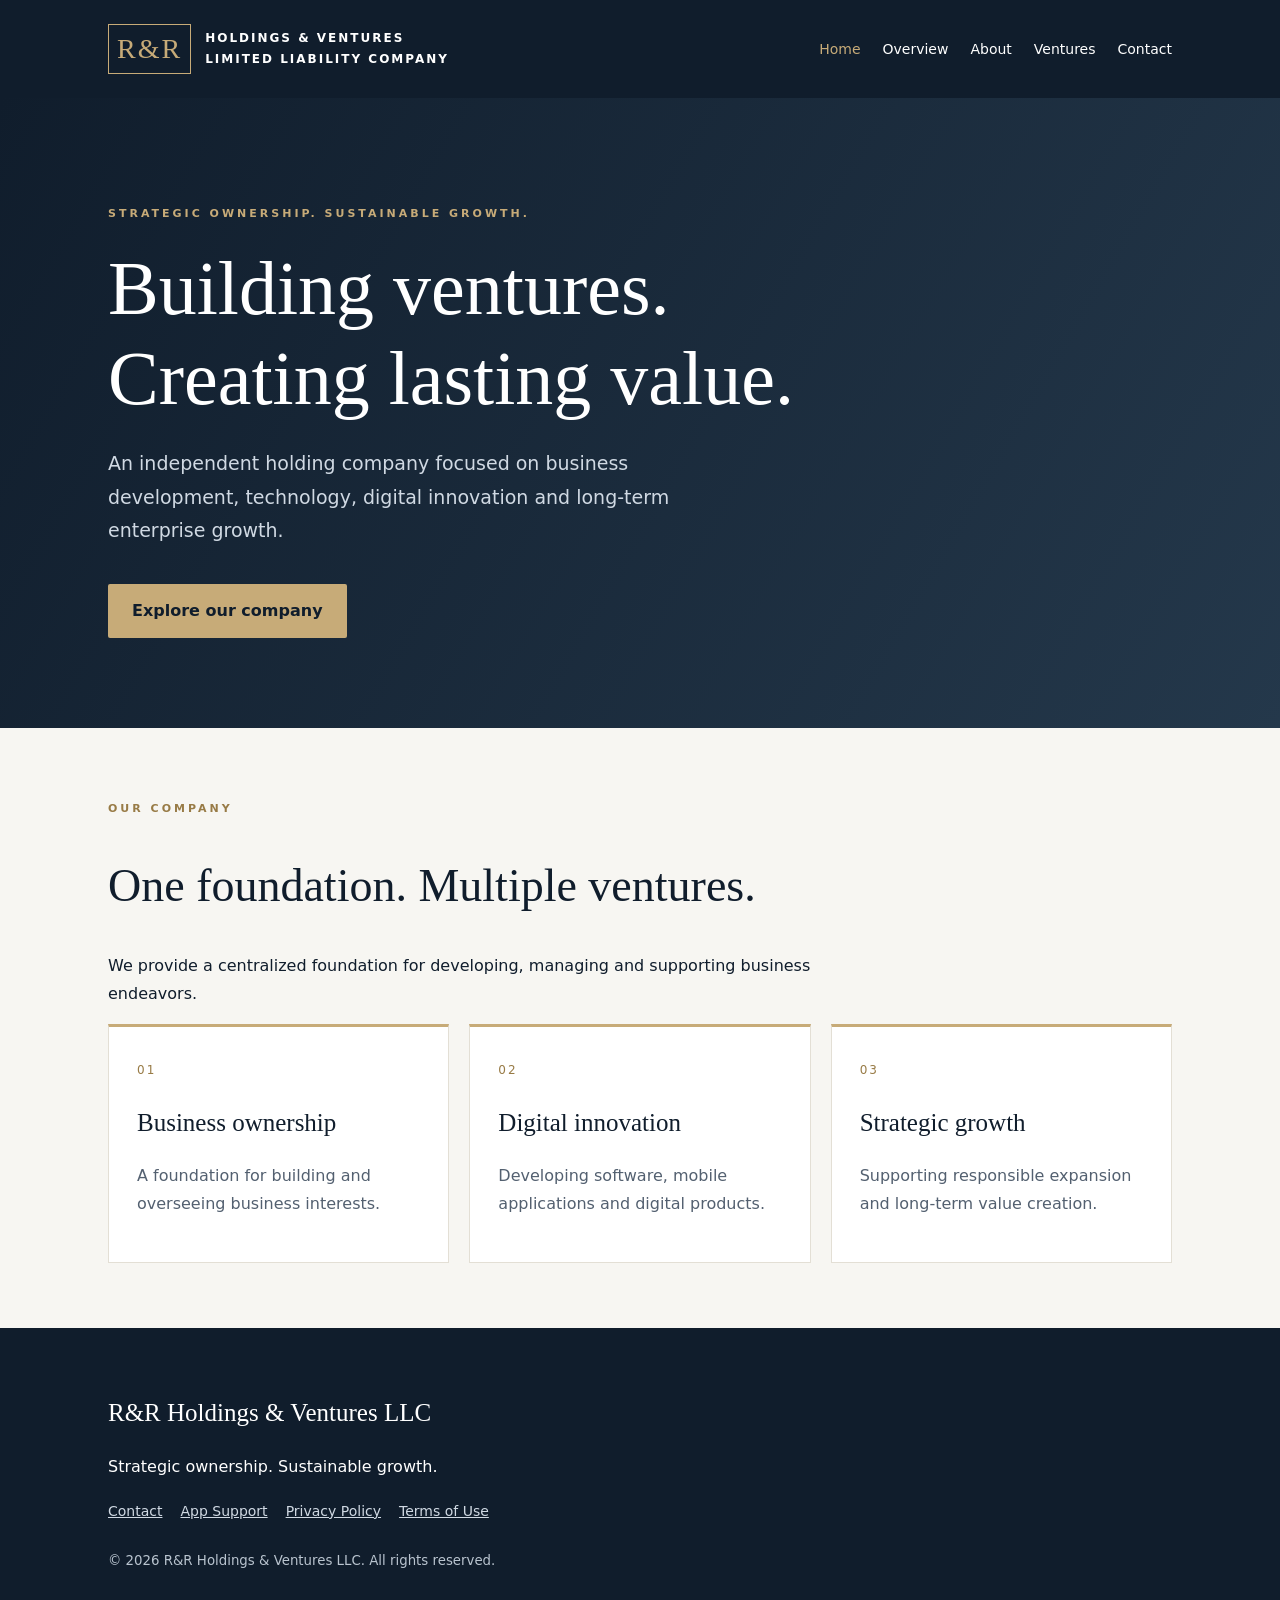
<file: index.html>
<!doctype html><html lang="en"><head><meta charset="utf-8"><meta name="viewport" content="width=device-width,initial-scale=1"><meta name="description" content="An independent holding company focused on business development, technology, digital innovation and long-term enterprise growth."><title>Home | R&amp;R Holdings &amp; Ventures LLC</title><link rel="stylesheet" href="style.css"><link rel="icon" href="favicon.svg" type="image/svg+xml"></head><body><header><div class="wrap"><a class="brand" href="index.html"><span class="mark">R&amp;R</span><span>HOLDINGS &amp; VENTURES<br>LIMITED LIABILITY COMPANY</span></a><nav aria-label="Main navigation"><a href="index.html" aria-current="page">Home</a><a href="overview.html">Overview</a><a href="about.html">About</a><a href="ventures.html">Ventures</a><a href="contact.html">Contact</a></nav></div></header><main><div class="hero"><div class="wrap"><span class="eyebrow">Strategic ownership. Sustainable growth.</span><h1>Building ventures.<br>Creating lasting value.</h1><p>An independent holding company focused on business development, technology, digital innovation and long-term enterprise growth.</p><a class="button" href="overview.html">Explore our company</a></div></div><section><div class="wrap"><span class="eyebrow">Our company</span><h2>One foundation. Multiple ventures.</h2><p>We provide a centralized foundation for developing, managing and supporting business endeavors.</p><div class="grid"><article class="tile"><span class="number">01</span><h3>Business ownership</h3><p>A foundation for building and overseeing business interests.</p></article><article class="tile"><span class="number">02</span><h3>Digital innovation</h3><p>Developing software, mobile applications and digital products.</p></article><article class="tile"><span class="number">03</span><h3>Strategic growth</h3><p>Supporting responsible expansion and long-term value creation.</p></article></div></div></section></main><footer><div class="wrap"><h3>R&amp;R Holdings &amp; Ventures LLC</h3><p>Strategic ownership. Sustainable growth.</p><a href="contact.html">Contact</a><a href="support.html">App Support</a><a href="privacy.html">Privacy Policy</a><a href="terms.html">Terms of Use</a><small>© 2026 R&amp;R Holdings &amp; Ventures LLC. All rights reserved.</small></div></footer></body></html>
</file>
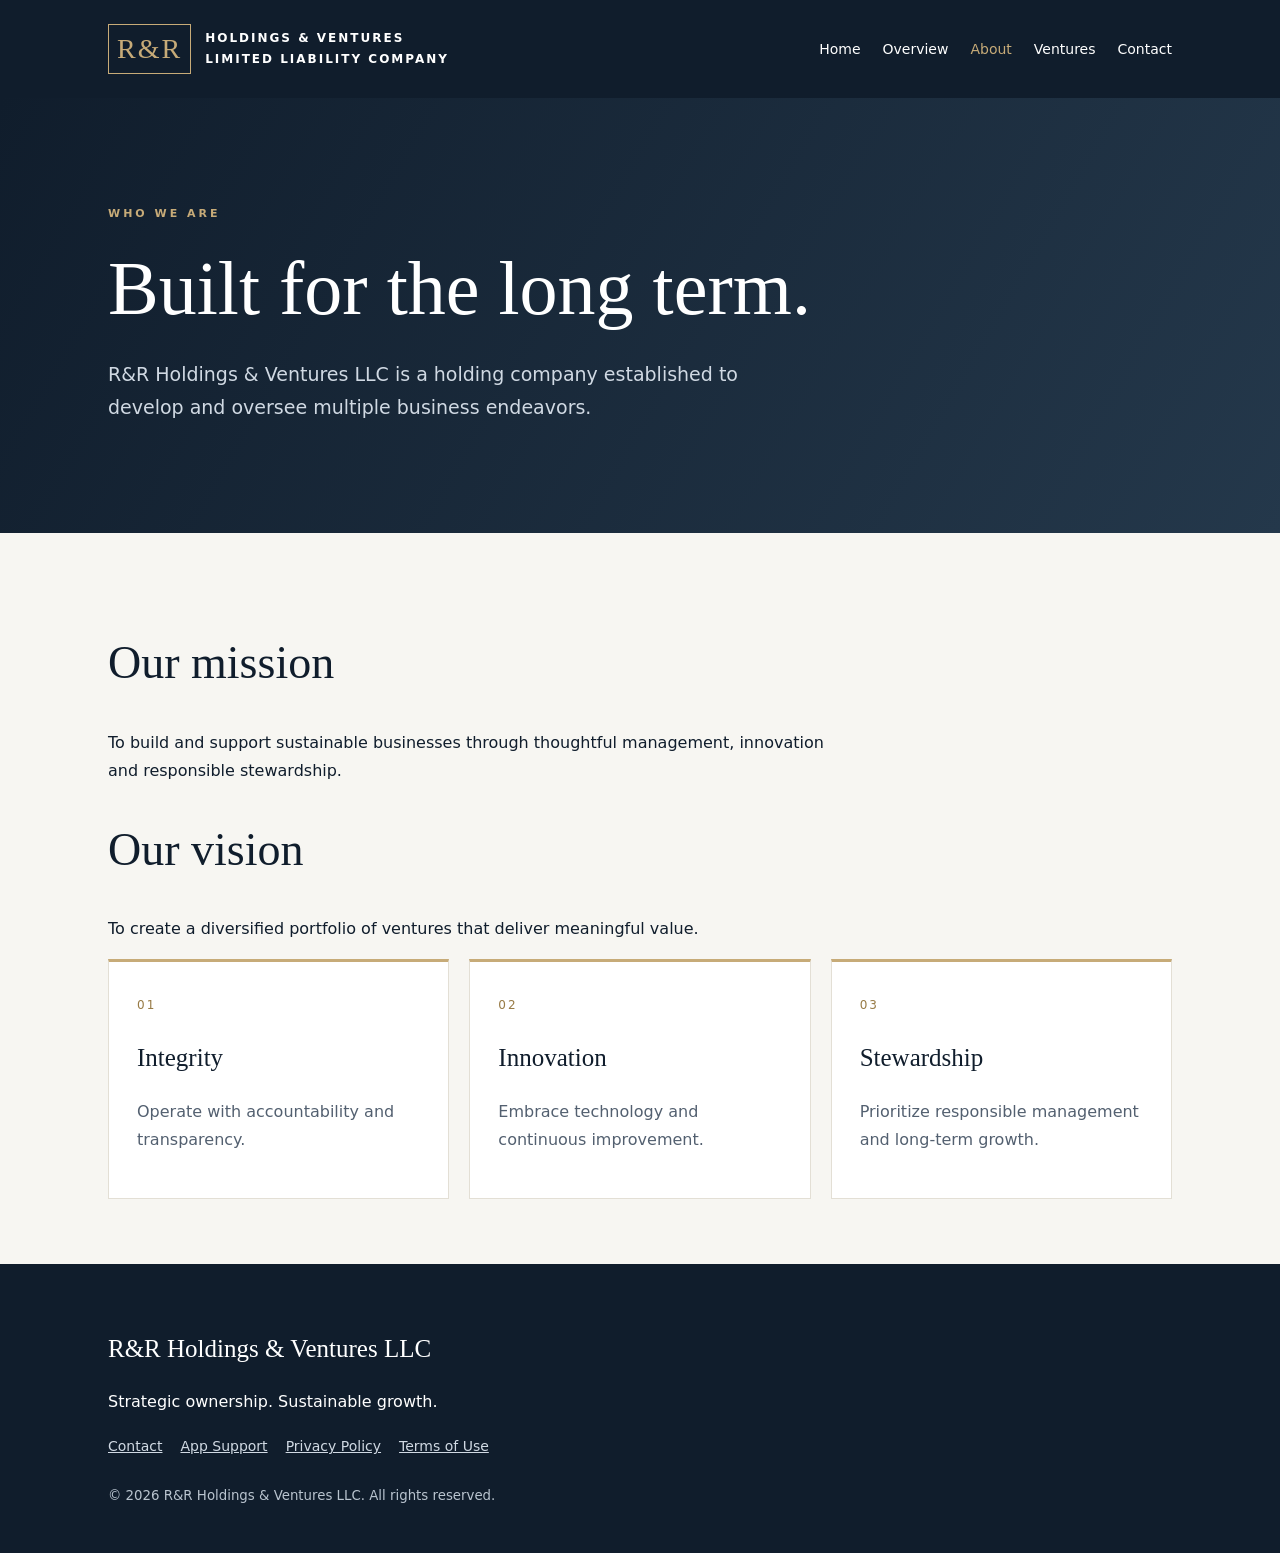
<file: about.html>
<!doctype html><html lang="en"><head><meta charset="utf-8"><meta name="viewport" content="width=device-width,initial-scale=1"><meta name="description" content="R&amp;R Holdings &amp; Ventures LLC is a holding company established to develop and oversee multiple business endeavors."><title>About | R&amp;R Holdings &amp; Ventures LLC</title><link rel="stylesheet" href="style.css"><link rel="icon" href="favicon.svg" type="image/svg+xml"></head><body><header><div class="wrap"><a class="brand" href="index.html"><span class="mark">R&amp;R</span><span>HOLDINGS &amp; VENTURES<br>LIMITED LIABILITY COMPANY</span></a><nav aria-label="Main navigation"><a href="index.html">Home</a><a href="overview.html">Overview</a><a href="about.html" aria-current="page">About</a><a href="ventures.html">Ventures</a><a href="contact.html">Contact</a></nav></div></header><main><div class="hero"><div class="wrap"><span class="eyebrow">Who we are</span><h1>Built for the long term.</h1><p>R&amp;R Holdings &amp; Ventures LLC is a holding company established to develop and oversee multiple business endeavors.</p></div></div><section><div class="wrap"><h2>Our mission</h2><p>To build and support sustainable businesses through thoughtful management, innovation and responsible stewardship.</p><h2>Our vision</h2><p>To create a diversified portfolio of ventures that deliver meaningful value.</p><div class="grid"><article class="tile"><span class="number">01</span><h3>Integrity</h3><p>Operate with accountability and transparency.</p></article><article class="tile"><span class="number">02</span><h3>Innovation</h3><p>Embrace technology and continuous improvement.</p></article><article class="tile"><span class="number">03</span><h3>Stewardship</h3><p>Prioritize responsible management and long-term growth.</p></article></div></div></section></main><footer><div class="wrap"><h3>R&amp;R Holdings &amp; Ventures LLC</h3><p>Strategic ownership. Sustainable growth.</p><a href="contact.html">Contact</a><a href="support.html">App Support</a><a href="privacy.html">Privacy Policy</a><a href="terms.html">Terms of Use</a><small>© 2026 R&amp;R Holdings &amp; Ventures LLC. All rights reserved.</small></div></footer></body></html>
</file>
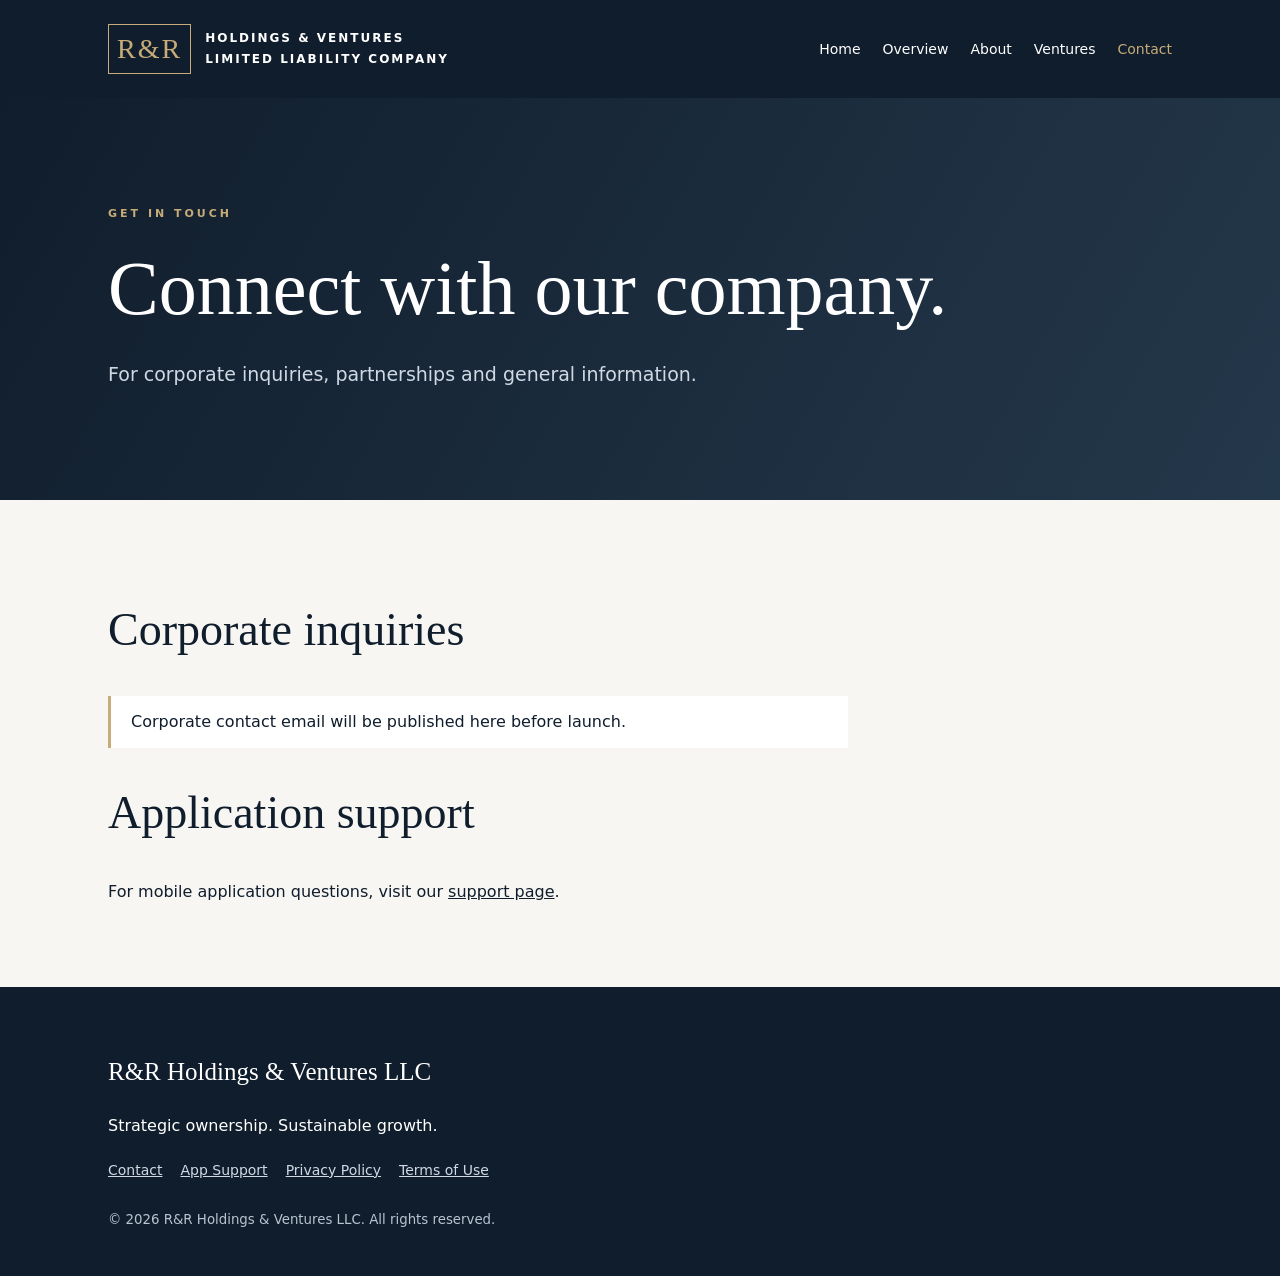
<file: contact.html>
<!doctype html><html lang="en"><head><meta charset="utf-8"><meta name="viewport" content="width=device-width,initial-scale=1"><meta name="description" content="For corporate inquiries, partnerships and general information."><title>Contact | R&amp;R Holdings &amp; Ventures LLC</title><link rel="stylesheet" href="style.css"><link rel="icon" href="favicon.svg" type="image/svg+xml"></head><body><header><div class="wrap"><a class="brand" href="index.html"><span class="mark">R&amp;R</span><span>HOLDINGS &amp; VENTURES<br>LIMITED LIABILITY COMPANY</span></a><nav aria-label="Main navigation"><a href="index.html">Home</a><a href="overview.html">Overview</a><a href="about.html">About</a><a href="ventures.html">Ventures</a><a href="contact.html" aria-current="page">Contact</a></nav></div></header><main><div class="hero"><div class="wrap"><span class="eyebrow">Get in touch</span><h1>Connect with our company.</h1><p>For corporate inquiries, partnerships and general information.</p></div></div><section><div class="wrap"><h2>Corporate inquiries</h2><p class="notice">Corporate contact email will be published here before launch.</p><h2>Application support</h2><p>For mobile application questions, visit our <a href="support.html">support page</a>.</p></div></section></main><footer><div class="wrap"><h3>R&amp;R Holdings &amp; Ventures LLC</h3><p>Strategic ownership. Sustainable growth.</p><a href="contact.html">Contact</a><a href="support.html">App Support</a><a href="privacy.html">Privacy Policy</a><a href="terms.html">Terms of Use</a><small>© 2026 R&amp;R Holdings &amp; Ventures LLC. All rights reserved.</small></div></footer></body></html>
</file>
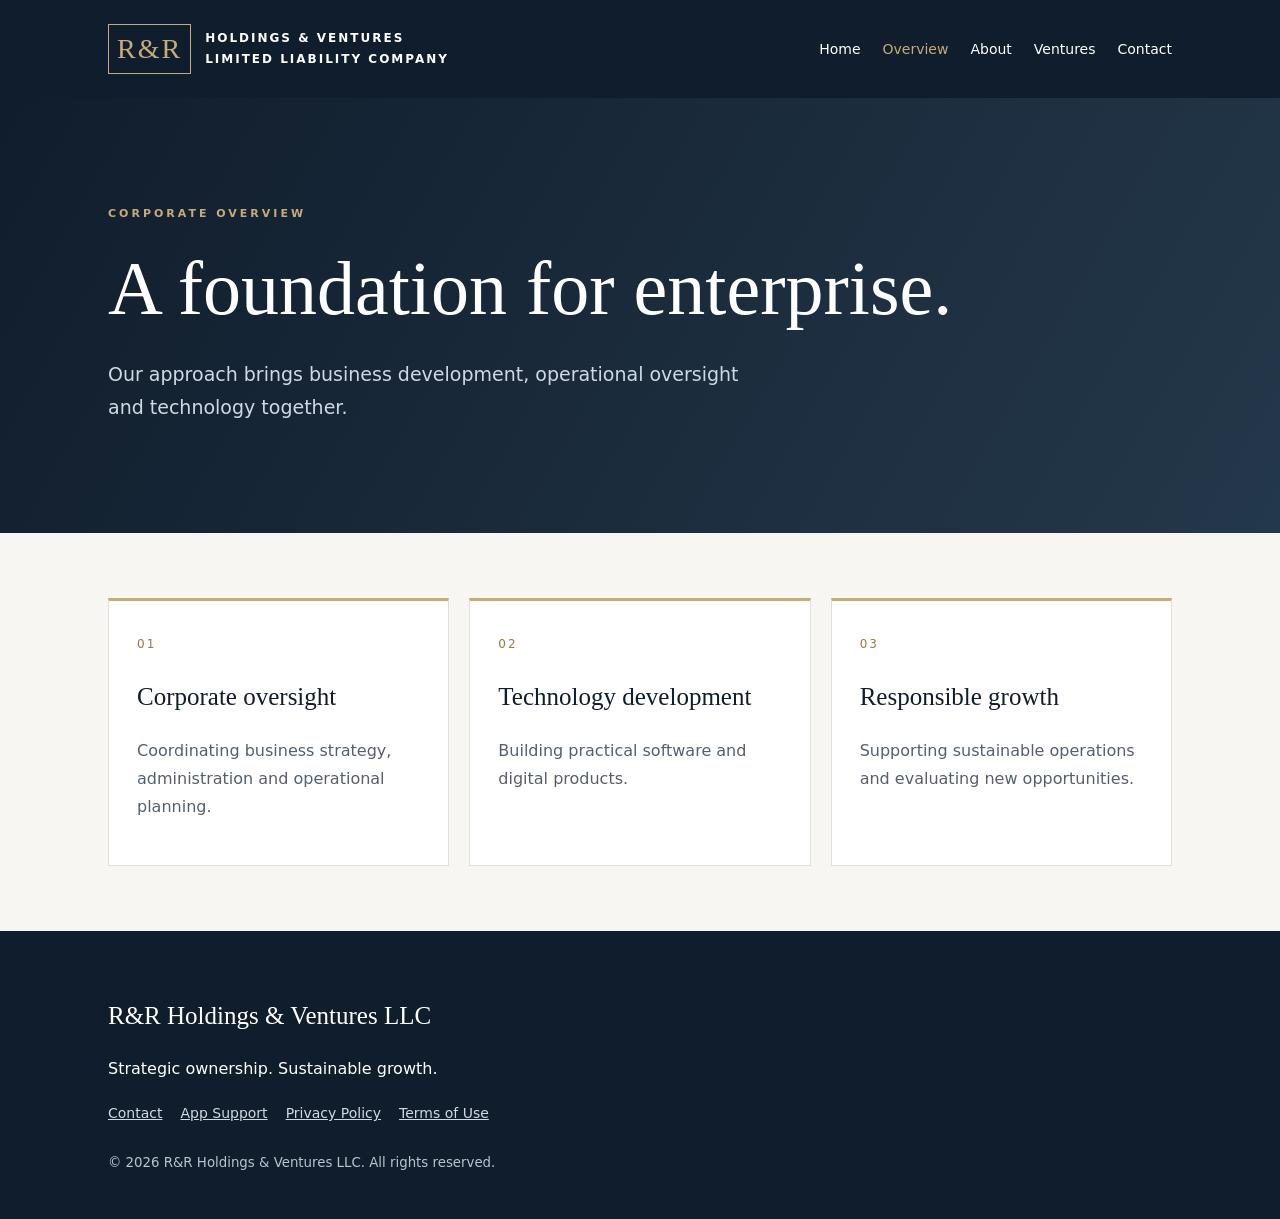
<file: overview.html>
<!doctype html><html lang="en"><head><meta charset="utf-8"><meta name="viewport" content="width=device-width,initial-scale=1"><meta name="description" content="Our approach brings business development, operational oversight and technology together."><title>Overview | R&amp;R Holdings &amp; Ventures LLC</title><link rel="stylesheet" href="style.css"><link rel="icon" href="favicon.svg" type="image/svg+xml"></head><body><header><div class="wrap"><a class="brand" href="index.html"><span class="mark">R&amp;R</span><span>HOLDINGS &amp; VENTURES<br>LIMITED LIABILITY COMPANY</span></a><nav aria-label="Main navigation"><a href="index.html">Home</a><a href="overview.html" aria-current="page">Overview</a><a href="about.html">About</a><a href="ventures.html">Ventures</a><a href="contact.html">Contact</a></nav></div></header><main><div class="hero"><div class="wrap"><span class="eyebrow">Corporate overview</span><h1>A foundation for enterprise.</h1><p>Our approach brings business development, operational oversight and technology together.</p></div></div><section><div class="wrap"><div class="grid"><article class="tile"><span class="number">01</span><h3>Corporate oversight</h3><p>Coordinating business strategy, administration and operational planning.</p></article><article class="tile"><span class="number">02</span><h3>Technology development</h3><p>Building practical software and digital products.</p></article><article class="tile"><span class="number">03</span><h3>Responsible growth</h3><p>Supporting sustainable operations and evaluating new opportunities.</p></article></div></div></section></main><footer><div class="wrap"><h3>R&amp;R Holdings &amp; Ventures LLC</h3><p>Strategic ownership. Sustainable growth.</p><a href="contact.html">Contact</a><a href="support.html">App Support</a><a href="privacy.html">Privacy Policy</a><a href="terms.html">Terms of Use</a><small>© 2026 R&amp;R Holdings &amp; Ventures LLC. All rights reserved.</small></div></footer></body></html>
</file>
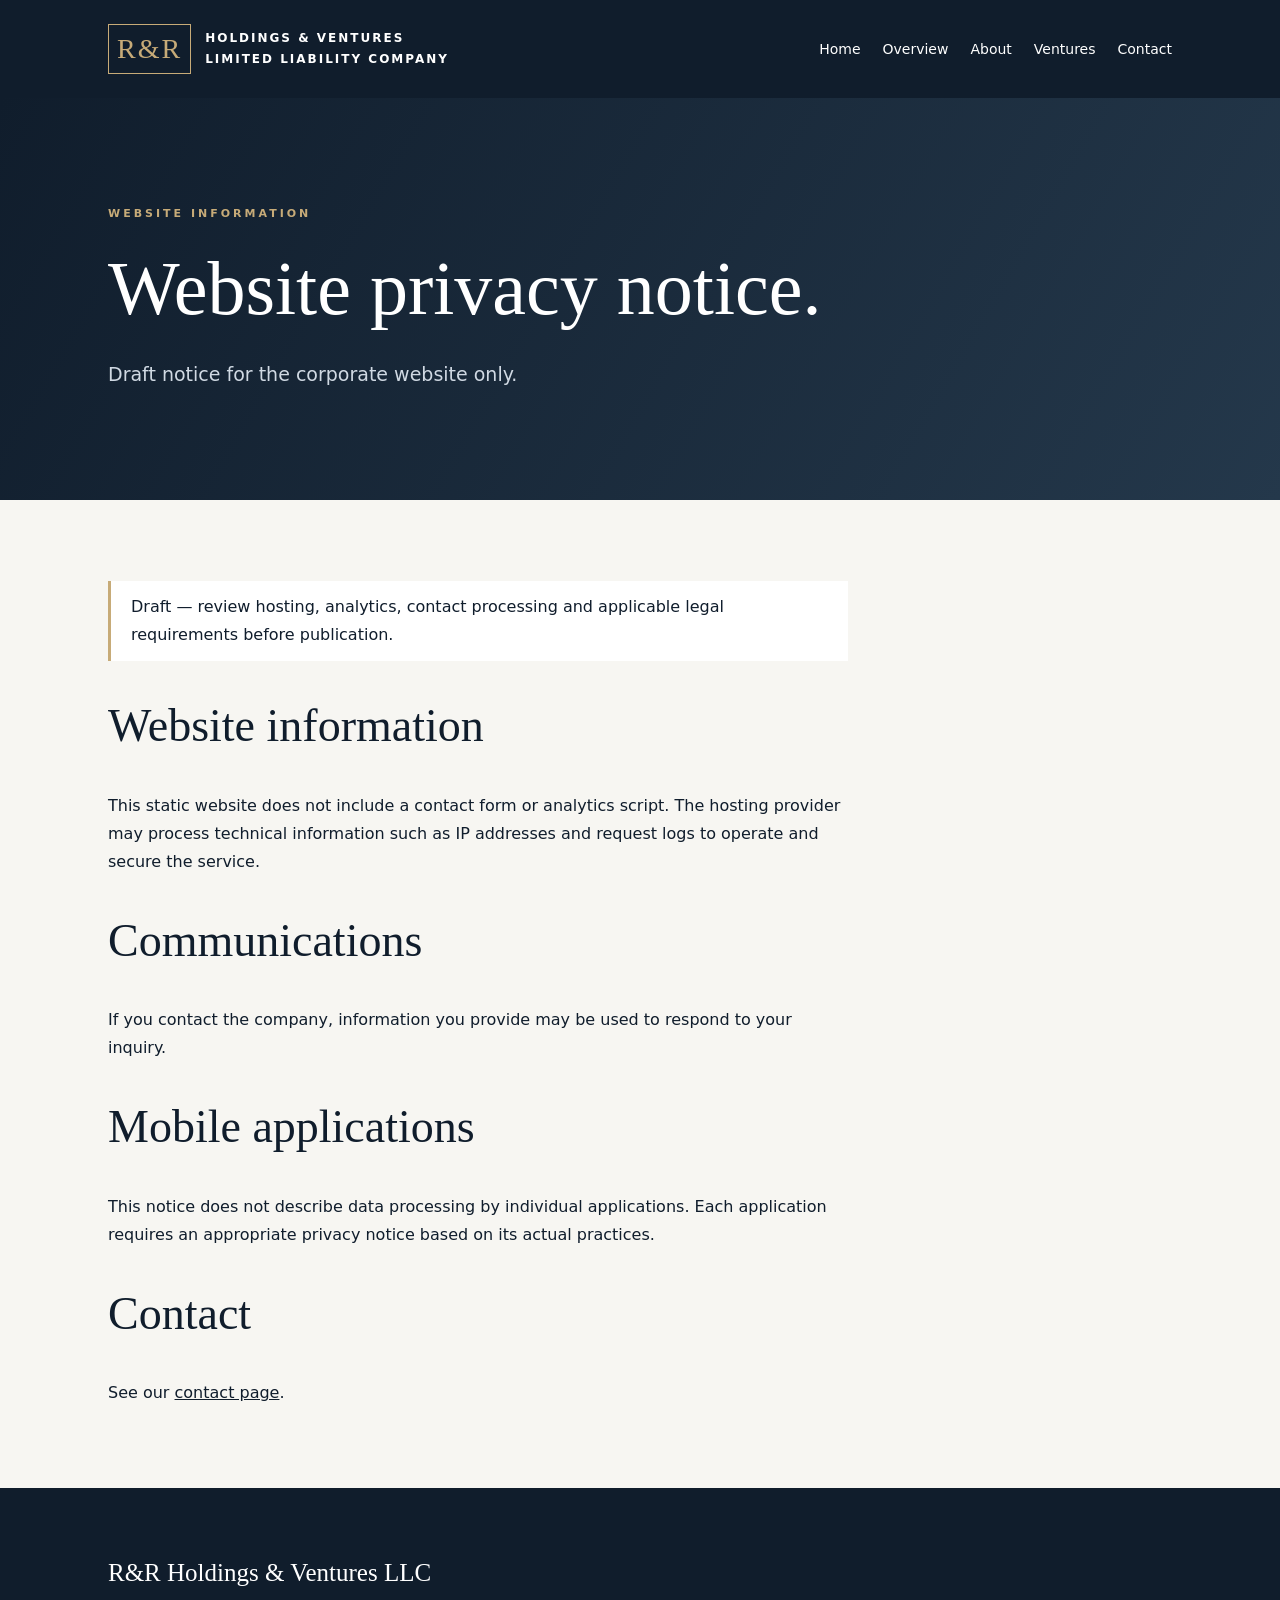
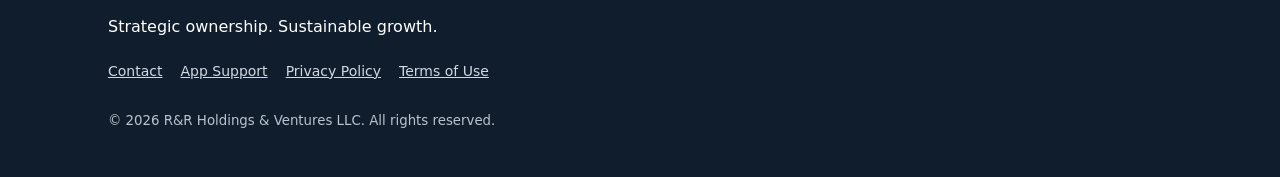
<file: privacy.html>
<!doctype html><html lang="en"><head><meta charset="utf-8"><meta name="viewport" content="width=device-width,initial-scale=1"><meta name="description" content="Draft notice for the corporate website only."><title>Privacy Policy | R&amp;R Holdings &amp; Ventures LLC</title><link rel="stylesheet" href="style.css"><link rel="icon" href="favicon.svg" type="image/svg+xml"></head><body><header><div class="wrap"><a class="brand" href="index.html"><span class="mark">R&amp;R</span><span>HOLDINGS &amp; VENTURES<br>LIMITED LIABILITY COMPANY</span></a><nav aria-label="Main navigation"><a href="index.html">Home</a><a href="overview.html">Overview</a><a href="about.html">About</a><a href="ventures.html">Ventures</a><a href="contact.html">Contact</a></nav></div></header><main><div class="hero"><div class="wrap"><span class="eyebrow">Website information</span><h1>Website privacy notice.</h1><p>Draft notice for the corporate website only.</p></div></div><section><div class="wrap"><p class="notice">Draft — review hosting, analytics, contact processing and applicable legal requirements before publication.</p><h2>Website information</h2><p>This static website does not include a contact form or analytics script. The hosting provider may process technical information such as IP addresses and request logs to operate and secure the service.</p><h2>Communications</h2><p>If you contact the company, information you provide may be used to respond to your inquiry.</p><h2>Mobile applications</h2><p>This notice does not describe data processing by individual applications. Each application requires an appropriate privacy notice based on its actual practices.</p><h2>Contact</h2><p>See our <a href="contact.html">contact page</a>.</p></div></section></main><footer><div class="wrap"><h3>R&amp;R Holdings &amp; Ventures LLC</h3><p>Strategic ownership. Sustainable growth.</p><a href="contact.html">Contact</a><a href="support.html">App Support</a><a href="privacy.html">Privacy Policy</a><a href="terms.html">Terms of Use</a><small>© 2026 R&amp;R Holdings &amp; Ventures LLC. All rights reserved.</small></div></footer></body></html>
</file>
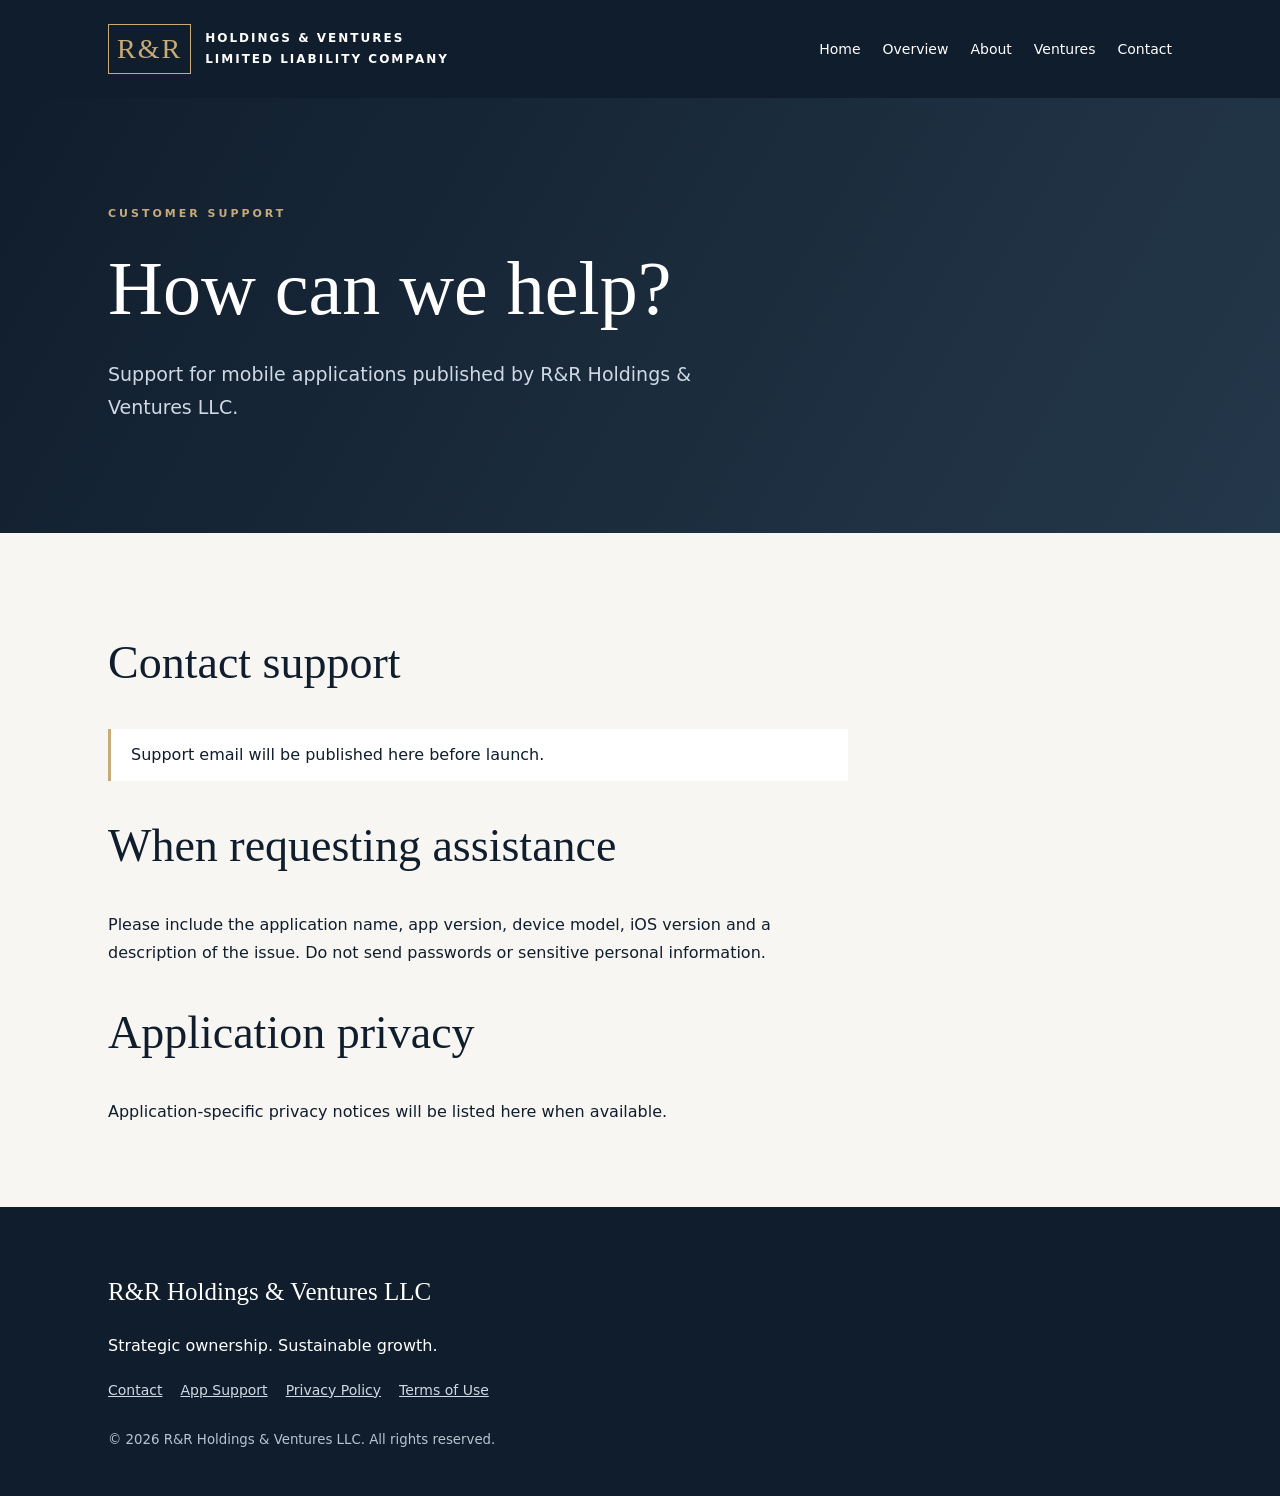
<file: support.html>
<!doctype html><html lang="en"><head><meta charset="utf-8"><meta name="viewport" content="width=device-width,initial-scale=1"><meta name="description" content="Support for mobile applications published by R&amp;R Holdings &amp; Ventures LLC."><title>App Support | R&amp;R Holdings &amp; Ventures LLC</title><link rel="stylesheet" href="style.css"><link rel="icon" href="favicon.svg" type="image/svg+xml"></head><body><header><div class="wrap"><a class="brand" href="index.html"><span class="mark">R&amp;R</span><span>HOLDINGS &amp; VENTURES<br>LIMITED LIABILITY COMPANY</span></a><nav aria-label="Main navigation"><a href="index.html">Home</a><a href="overview.html">Overview</a><a href="about.html">About</a><a href="ventures.html">Ventures</a><a href="contact.html">Contact</a></nav></div></header><main><div class="hero"><div class="wrap"><span class="eyebrow">Customer support</span><h1>How can we help?</h1><p>Support for mobile applications published by R&amp;R Holdings &amp; Ventures LLC.</p></div></div><section><div class="wrap"><h2>Contact support</h2><p class="notice">Support email will be published here before launch.</p><h2>When requesting assistance</h2><p>Please include the application name, app version, device model, iOS version and a description of the issue. Do not send passwords or sensitive personal information.</p><h2>Application privacy</h2><p>Application-specific privacy notices will be listed here when available.</p></div></section></main><footer><div class="wrap"><h3>R&amp;R Holdings &amp; Ventures LLC</h3><p>Strategic ownership. Sustainable growth.</p><a href="contact.html">Contact</a><a href="support.html">App Support</a><a href="privacy.html">Privacy Policy</a><a href="terms.html">Terms of Use</a><small>© 2026 R&amp;R Holdings &amp; Ventures LLC. All rights reserved.</small></div></footer></body></html>
</file>
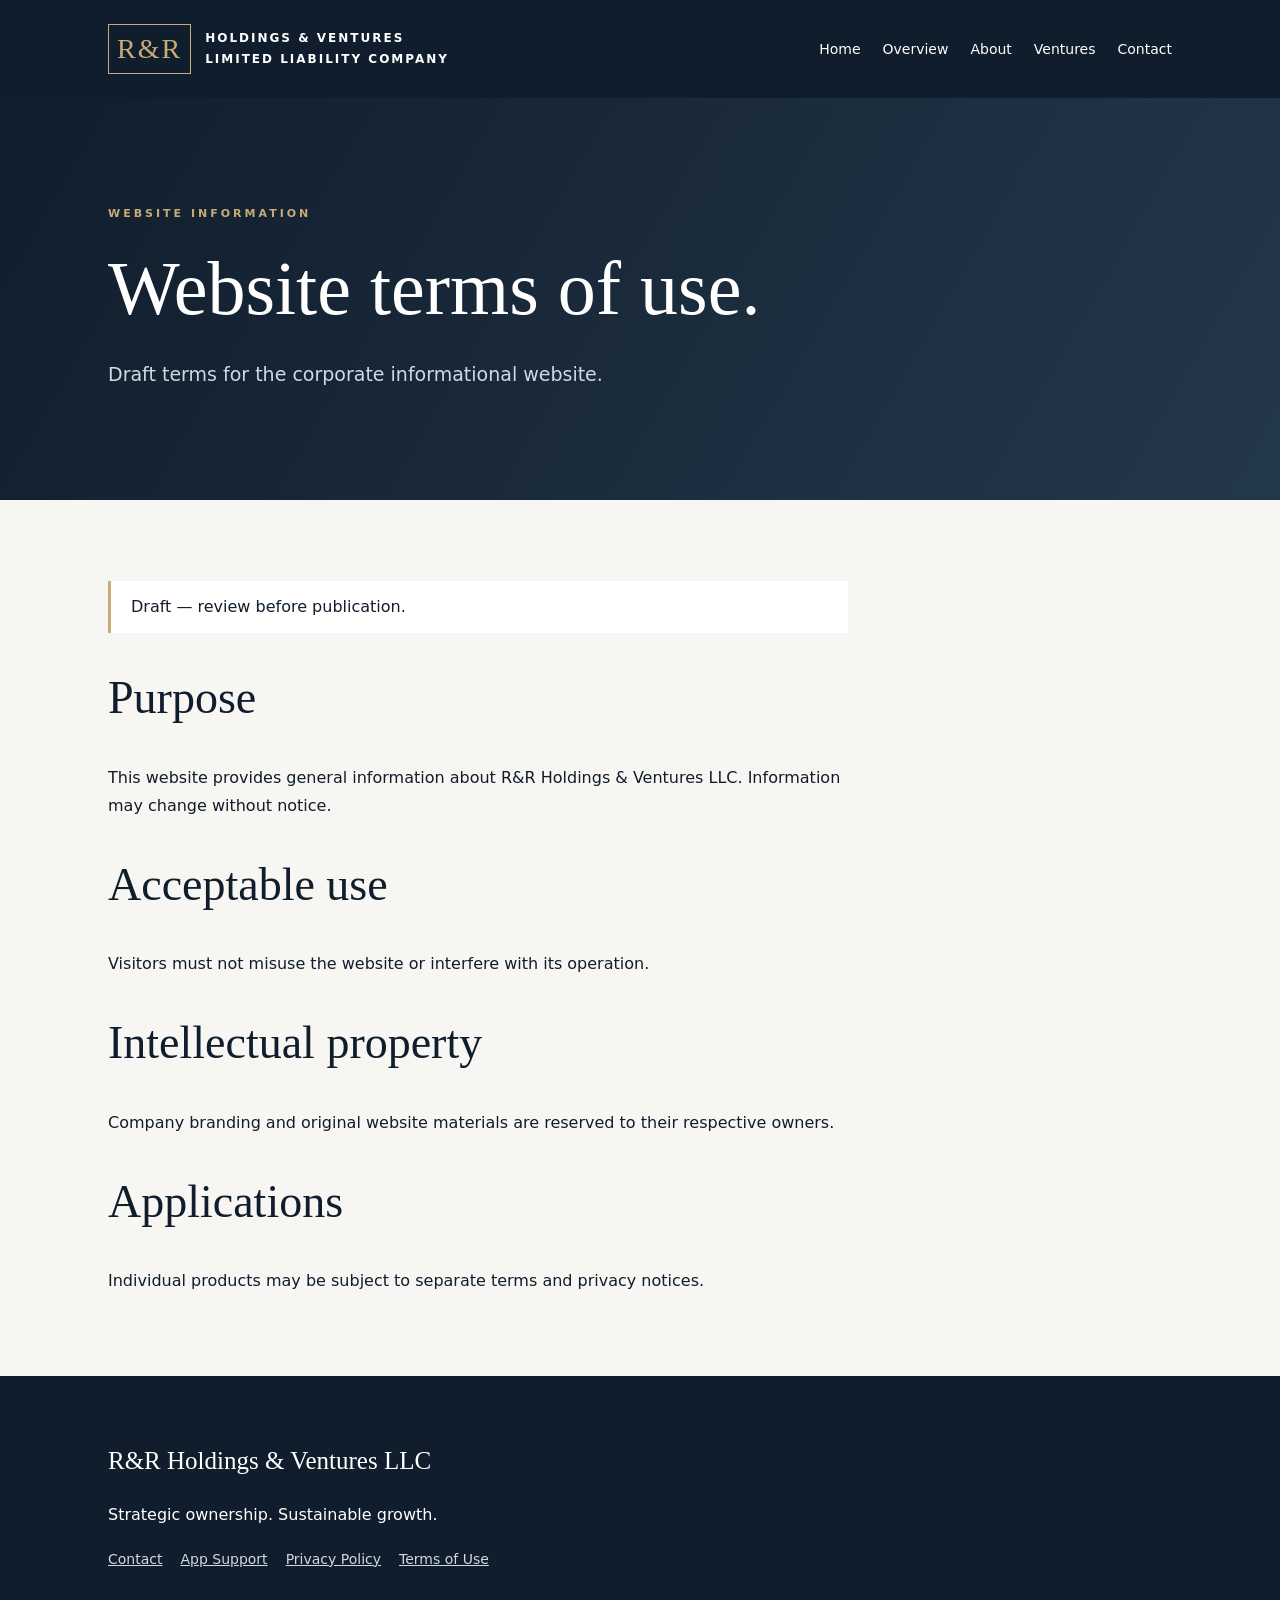
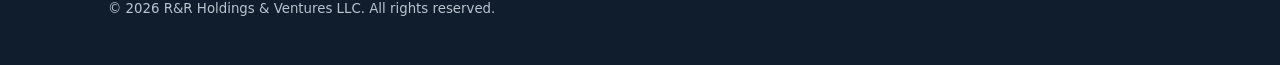
<file: terms.html>
<!doctype html><html lang="en"><head><meta charset="utf-8"><meta name="viewport" content="width=device-width,initial-scale=1"><meta name="description" content="Draft terms for the corporate informational website."><title>Terms of Use | R&amp;R Holdings &amp; Ventures LLC</title><link rel="stylesheet" href="style.css"><link rel="icon" href="favicon.svg" type="image/svg+xml"></head><body><header><div class="wrap"><a class="brand" href="index.html"><span class="mark">R&amp;R</span><span>HOLDINGS &amp; VENTURES<br>LIMITED LIABILITY COMPANY</span></a><nav aria-label="Main navigation"><a href="index.html">Home</a><a href="overview.html">Overview</a><a href="about.html">About</a><a href="ventures.html">Ventures</a><a href="contact.html">Contact</a></nav></div></header><main><div class="hero"><div class="wrap"><span class="eyebrow">Website information</span><h1>Website terms of use.</h1><p>Draft terms for the corporate informational website.</p></div></div><section><div class="wrap"><p class="notice">Draft — review before publication.</p><h2>Purpose</h2><p>This website provides general information about R&amp;R Holdings &amp; Ventures LLC. Information may change without notice.</p><h2>Acceptable use</h2><p>Visitors must not misuse the website or interfere with its operation.</p><h2>Intellectual property</h2><p>Company branding and original website materials are reserved to their respective owners.</p><h2>Applications</h2><p>Individual products may be subject to separate terms and privacy notices.</p></div></section></main><footer><div class="wrap"><h3>R&amp;R Holdings &amp; Ventures LLC</h3><p>Strategic ownership. Sustainable growth.</p><a href="contact.html">Contact</a><a href="support.html">App Support</a><a href="privacy.html">Privacy Policy</a><a href="terms.html">Terms of Use</a><small>© 2026 R&amp;R Holdings &amp; Ventures LLC. All rights reserved.</small></div></footer></body></html>
</file>
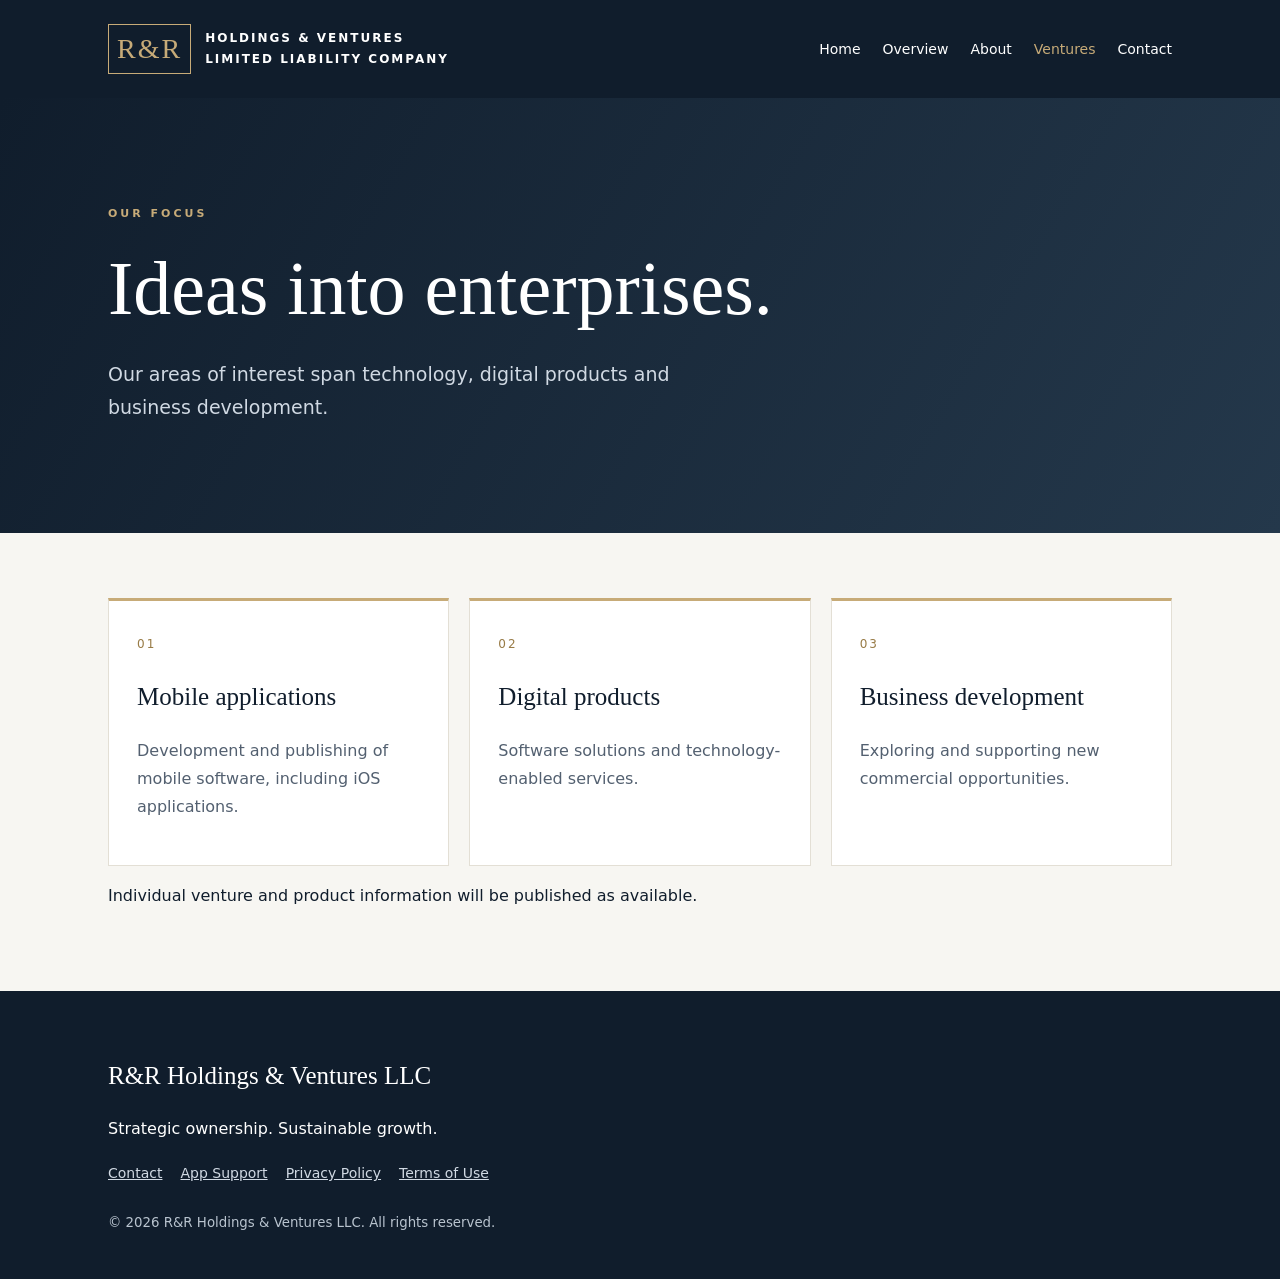
<file: ventures.html>
<!doctype html><html lang="en"><head><meta charset="utf-8"><meta name="viewport" content="width=device-width,initial-scale=1"><meta name="description" content="Our areas of interest span technology, digital products and business development."><title>Ventures | R&amp;R Holdings &amp; Ventures LLC</title><link rel="stylesheet" href="style.css"><link rel="icon" href="favicon.svg" type="image/svg+xml"></head><body><header><div class="wrap"><a class="brand" href="index.html"><span class="mark">R&amp;R</span><span>HOLDINGS &amp; VENTURES<br>LIMITED LIABILITY COMPANY</span></a><nav aria-label="Main navigation"><a href="index.html">Home</a><a href="overview.html">Overview</a><a href="about.html">About</a><a href="ventures.html" aria-current="page">Ventures</a><a href="contact.html">Contact</a></nav></div></header><main><div class="hero"><div class="wrap"><span class="eyebrow">Our focus</span><h1>Ideas into enterprises.</h1><p>Our areas of interest span technology, digital products and business development.</p></div></div><section><div class="wrap"><div class="grid"><article class="tile"><span class="number">01</span><h3>Mobile applications</h3><p>Development and publishing of mobile software, including iOS applications.</p></article><article class="tile"><span class="number">02</span><h3>Digital products</h3><p>Software solutions and technology-enabled services.</p></article><article class="tile"><span class="number">03</span><h3>Business development</h3><p>Exploring and supporting new commercial opportunities.</p></article></div><p>Individual venture and product information will be published as available.</p></div></section></main><footer><div class="wrap"><h3>R&amp;R Holdings &amp; Ventures LLC</h3><p>Strategic ownership. Sustainable growth.</p><a href="contact.html">Contact</a><a href="support.html">App Support</a><a href="privacy.html">Privacy Policy</a><a href="terms.html">Terms of Use</a><small>© 2026 R&amp;R Holdings &amp; Ventures LLC. All rights reserved.</small></div></footer></body></html>
</file>
<file: style.css>
*{box-sizing:border-box}html{scroll-behavior:smooth}body{margin:0;background:#f7f6f2;color:#101d2c;font:16px/1.75 system-ui,sans-serif}a{color:inherit}header,footer{background:#101d2c;color:#fff}.wrap{max-width:1120px;margin:auto;padding:0 28px}header .wrap{display:flex;align-items:center;justify-content:space-between;gap:24px;padding-block:24px;flex-wrap:wrap}.brand{display:flex;align-items:center;gap:14px;text-decoration:none;font-size:12px;letter-spacing:2px;font-weight:600}.mark{border:1px solid #c7ab78;color:#c7ab78;padding:8px;font:28px Georgia}nav{display:flex;gap:22px;flex-wrap:wrap}nav a{text-decoration:none;font-size:14px}nav a:hover,nav a[aria-current]{color:#c7ab78}.hero{background:linear-gradient(120deg,#101d2c,#24384b);color:white;padding:100px 0 90px}.eyebrow{color:#987b46;letter-spacing:3px;font-size:11px;font-weight:700;text-transform:uppercase}.hero .eyebrow{color:#c7ab78}h1,h2,h3{font-family:Georgia,serif;font-weight:400;line-height:1.18}h1{font-size:clamp(40px,6vw,76px);margin:18px 0 24px;max-width:850px}h2{font-size:clamp(30px,4vw,46px)}h3{font-size:25px}p{max-width:740px}.hero p{color:#d0d9e3;font-size:19px;max-width:650px}.button{display:inline-block;background:#c7ab78;color:#101d2c;text-decoration:none;padding:13px 24px;margin-top:18px;font-weight:600;border-radius:2px}section{padding:65px 0}.grid{display:grid;grid-template-columns:repeat(auto-fit,minmax(min(230px,100%),1fr));gap:20px}.tile{background:white;border:1px solid #e3dfd5;padding:28px;border-top:3px solid #c7ab78}.tile p{color:#536070}.number{color:#987b46;font-size:12px;letter-spacing:2px}footer{padding:45px 0}footer a{margin-right:18px;color:#d0d9e3;font-size:14px}footer small{display:block;color:#b9c4cf;margin-top:24px}a:focus-visible{outline:3px solid #c7ab78;outline-offset:5px}.notice{border-left:3px solid #c7ab78;padding:12px 20px;background:white}@media(max-width:600px){.hero{padding:65px 0}nav{gap:14px}section{padding:40px 0}}
</file>
